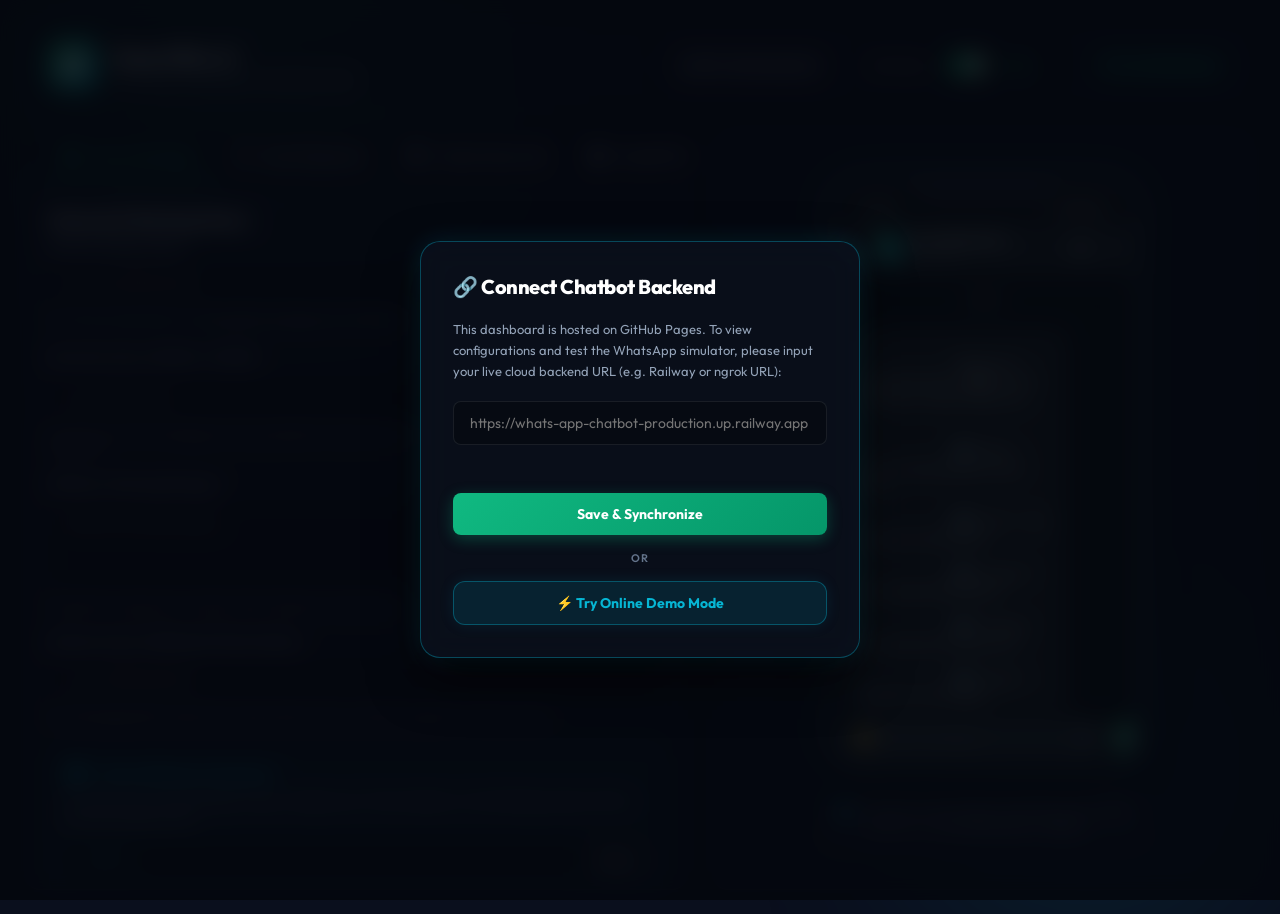
<file: index.html>
<!DOCTYPE html>
<html lang="en">
<head>
    <meta charset="UTF-8">
    <meta name="viewport" content="width=device-width, initial-scale=1.0">
    <title>SmartBite AI Chatbot Desk</title>
    <!-- Google Fonts -->
    <link rel="preconnect" href="https://fonts.googleapis.com">
    <link rel="preconnect" href="https://fonts.gstatic.com" crossorigin>
    <link href="https://fonts.googleapis.com/css2?family=Outfit:wght@300;400;500;600;700;800&family=Plus+Jakarta+Sans:wght@300;400;500;600;700&display=swap" rel="stylesheet">
    <!-- Custom stylesheet (relative path for GitHub Pages subfolder support) -->
    <link rel="stylesheet" href="static/css/styles.css">
</head>
<body>
    <div class="glow-bg"></div>
    <div class="glow-bg-secondary"></div>
    
    <div class="app-container">
        <!-- Top Navigation Bar -->
        <header class="app-header">
            <div class="logo-area">
                <div class="logo-icon">
                    <svg viewBox="0 0 24 24" fill="none" xmlns="http://www.w3.org/2000/svg">
                        <path d="M12 2C6.48 2 2 6.48 2 12C2 13.84 2.5 15.56 3.37 17.03L2.03 21.97L7.13 20.68C8.56 21.52 10.22 22 12 22C17.52 22 22 17.52 22 12C22 6.48 17.52 2 12 2ZM16.36 16.7C16.14 17.32 15.11 17.84 14.54 17.89C14.05 17.93 13.41 17.95 11.23 17.04C8.44 15.88 6.64 13.04 6.5 12.85C6.36 12.67 5.34 11.31 5.34 9.91C5.34 8.5 6.07 7.82 6.31 7.57C6.5 7.37 6.81 7.27 7.11 7.27C7.21 7.27 7.3 7.28 7.38 7.28C7.62 7.29 7.74 7.31 7.9 7.69C8.1 8.18 8.59 9.38 8.65 9.5C8.71 9.62 8.77 9.77 8.69 9.93C8.61 10.09 8.54 10.18 8.42 10.32C8.3 10.46 8.19 10.57 8.07 10.72C7.96 10.85 7.83 11 7.98 11.26C8.13 11.51 8.65 12.37 9.42 13.06C10.42 13.95 11.23 14.23 11.53 14.36C11.78 14.46 12.08 14.43 12.26 14.24C12.49 14 12.77 13.62 13.06 13.22C13.26 12.93 13.52 12.89 13.78 12.99C14.05 13.09 15.48 13.8 15.77 13.95C16.06 14.1 16.25 14.17 16.32 14.3C16.39 14.43 16.39 15.08 16.17 15.7C15.95 16.32 16.58 16.08 16.36 16.7Z" fill="currentColor"/>
                    </svg>
                </div>
                <div>
                    <h1>SmartBite AI</h1>
                    <p>WhatsApp Marketing & Automation Desk</p>
                </div>
            </div>
            
            <div class="header-controls">
                <button class="btn-refresh" id="changeApiUrlBtn" style="padding: 8px 14px; border-radius: 20px;">
                    🔗 API: <span id="apiStatusText" style="font-weight:700;">Local</span>
                </button>

                <div class="bot-status-container">
                    <span class="status-label">Bot Status:</span>
                    <label class="switch">
                        <input type="checkbox" id="botStatusToggle" checked>
                        <span class="slider round"></span>
                    </label>
                    <span class="status-text active" id="botStatusText">Active</span>
                </div>
                
                <div class="stats-badge">
                    <span class="pulse-dot"></span>
                    <span>Live Monitoring</span>
                </div>
            </div>
        </header>

        <!-- Main Dashboard Layout -->
        <main class="dashboard-grid">
            <!-- Left Side: Config & Control Panel -->
            <section class="control-panel glass">
                <div class="panel-tabs">
                    <button class="tab-btn active" data-tab="general">
                        <svg class="tab-icon" viewBox="0 0 24 24" fill="none" xmlns="http://www.w3.org/2000/svg">
                            <path d="M19.14 12.94C19.18 12.63 19.2 12.32 19.2 12C19.2 11.68 19.18 11.37 19.14 11.06L21.52 9.2C21.73 9.03 21.79 8.74 21.65 8.5L19.38 4.56C19.24 4.32 18.95 4.23 18.7 4.33L15.9 5.46C15.32 5.02 14.68 4.67 14 4.39L13.58 1.41C13.53 1.15 13.31 0.96 13.04 0.96H8.48C8.21 0.96 7.99 1.15 7.94 1.41L7.52 4.39C6.84 4.67 6.2 5.03 5.62 5.46L2.82 4.33C2.57 4.23 2.28 4.32 2.14 4.56L0.14 8.5C0 8.74 0.07 9.03 0.28 9.2L2.66 11.06C2.62 11.37 2.6 11.68 2.6 12C2.6 12.32 2.62 12.63 2.66 12.94L0.28 14.8C0.07 14.97 0 15.26 0.14 15.5L2.41 19.44C2.55 19.68 2.84 19.77 3.09 19.67L5.89 18.54C6.47 18.98 7.11 19.33 7.79 19.61L8.21 22.59C8.26 22.85 8.48 23.04 8.75 23.04H13.31C13.58 23.04 13.8 22.85 13.85 22.59L14.27 19.61C14.95 19.33 15.59 18.97 16.17 18.54L18.97 19.67C19.22 19.77 19.51 19.68 19.65 19.44L21.92 15.5C22.06 15.26 21.99 14.97 21.78 14.8L19.14 12.94ZM11 16.5C8.51 16.5 6.5 14.49 6.5 12C6.5 9.51 8.51 7.5 11 7.5C13.49 7.5 15.5 9.51 15.5 12C15.5 14.49 13.49 16.5 11 16.5Z" fill="currentColor"/>
                        </svg>
                        General Settings
                    </button>
                    <button class="tab-btn" data-tab="responses">
                        <svg class="tab-icon" viewBox="0 0 24 24" fill="none" xmlns="http://www.w3.org/2000/svg">
                            <path d="M20 2H4C2.9 2 2 2.9 2 4V22L6 18H20C21.1 18 22 17.1 22 16V4C22 2.9 21.1 2 20 2ZM20 16H5.17L4 17.17V4H20V16Z" fill="currentColor"/>
                        </svg>
                        Auto-Responses
                    </button>
                    <button class="tab-btn" data-tab="keywords">
                        <svg class="tab-icon" viewBox="0 0 24 24" fill="none" xmlns="http://www.w3.org/2000/svg">
                            <path d="M17 3H7C5.9 3 5.01 3.9 5.01 5L5 21L12 18L19 21V5C19 3.9 18.1 3H17ZM17 18L12 15.82L7 18V5H17V18Z" fill="currentColor"/>
                        </svg>
                        Custom Keywords
                    </button>
                    <button class="tab-btn" data-tab="handoffs" id="handoffTabBtn">
                        <svg class="tab-icon" viewBox="0 0 24 24" fill="none" xmlns="http://www.w3.org/2000/svg">
                            <path d="M12 2C6.48 2 2 6.48 2 12C2 17.52 6.48 22 12 22C17.52 22 22 17.52 22 12C22 6.48 17.52 2 12 2ZM13 17H11V15H13V17ZM13 13H11V7H13V13Z" fill="currentColor"/>
                        </svg>
                        Handoff Inbox <span class="notification-badge hidden" id="handoffBadge">0</span>
                    </button>
                </div>

                <div class="panel-content-container">
                    <!-- Tab 1: General Settings -->
                    <div class="tab-content active" id="tab-general">
                        <h2 class="section-title">General & Working Hours</h2>
                        
                        <div class="settings-form-group">
                            <label for="businessNameInput">Business Display Name</label>
                            <input type="text" id="businessNameInput" class="custom-input" placeholder="e.g. SmartBite Bistro">
                            <p class="input-hint">The brand name shown in chat greeting messages and notifications.</p>
                        </div>
                        
                        <div class="settings-form-group">
                            <div class="label-row">
                                <label for="workingHoursInput">Bot Active Hours (HH:MM - HH:MM)</label>
                                <span class="badge badge-accent">Auto Outside Hours Reply</span>
                            </div>
                            <input type="text" id="workingHoursInput" class="custom-input" placeholder="e.g. 11:00-23:00">
                            <p class="input-hint">Use 24-hour format. Messages arriving outside this window will automatically have the Off-Hours Notice appended.</p>
                        </div>
                        
                        <div class="settings-form-group">
                            <label for="offHoursMsgInput">Off-Hours Warning Message</label>
                            <textarea id="offHoursMsgInput" class="custom-textarea" rows="3" placeholder="We are currently closed..."></textarea>
                            <p class="input-hint">Injected into responses if customer texts outside your active hours.</p>
                        </div>

                        <div class="settings-form-group">
                            <label for="ownerPhoneInput">Business Owner Notification Phone Number</label>
                            <input type="text" id="ownerPhoneInput" class="custom-input" placeholder="e.g. +919876543210">
                            <p class="input-hint">The WhatsApp/SMS number that receives alerts when a customer requests to "Talk to human".</p>
                        </div>

                        <div class="info-card">
                            <div class="info-card-header">
                                <svg class="info-icon" viewBox="0 0 24 24" fill="none" xmlns="http://www.w3.org/2000/svg">
                                    <path d="M12 2C6.48 2 2 6.48 2 12C2 17.52 6.48 22 12 22C17.52 22 22 17.52 22 12C22 6.48 17.52 2 12 2ZM13 17H11V11H13V17ZM13 9H11V7H13V9Z" fill="currentColor"/>
                                </svg>
                                <h4>Twilio Webhook Integration</h4>
                            </div>
                            <p>To connect your real WhatsApp number, configure your Twilio Sandbox or live WhatsApp sender with the following webhook URL:</p>
                            <div class="code-box">
                                <code id="webhookUrlCode">https://your-railway-url.railway.app/webhook</code>
                                <button class="copy-btn" id="copyWebhookBtn">Copy</button>
                            </div>
                        </div>

                        <div class="form-actions">
                            <button class="btn btn-primary" id="saveGeneralBtn">Save Configurations</button>
                        </div>
                    </div>

                    <!-- Tab 2: Auto Responses -->
                    <div class="tab-content" id="tab-responses">
                        <h2 class="section-title">Core Chatbot Auto-Replies</h2>
                        <p class="section-desc">Customize responses for standard WhatsApp menu choices. Use <code>*text*</code> for bold, <code>_text_</code> for italic, and emojis generously to fit standard WhatsApp styling.</p>

                        <div class="settings-form-group">
                            <label for="greetingMsgInput">Default Greeting Message (Home / Fallback)</label>
                            <textarea id="greetingMsgInput" class="custom-textarea" rows="4" placeholder="Welcome to Bistro..."></textarea>
                            <p class="input-hint">Sent when a user messages for the first time or types an unknown keyword.</p>
                        </div>

                        <div class="settings-form-group">
                            <div class="label-row">
                                <label for="menuContentInput">1️⃣ Menu Auto-Reply</label>
                                <span class="char-count" id="menuCount">0 characters</span>
                            </div>
                            <textarea id="menuContentInput" class="custom-textarea" rows="5" placeholder="🍔 Starters..."></textarea>
                        </div>

                        <div class="settings-form-group">
                            <div class="label-row">
                                <label for="priceContentInput">2️⃣ Combo & Pricing List Auto-Reply</label>
                                <span class="char-count" id="priceCount">0 characters</span>
                            </div>
                            <textarea id="priceContentInput" class="custom-textarea" rows="5" placeholder="💰 Solo feast..."></textarea>
                        </div>

                        <div class="settings-form-group">
                            <div class="label-row">
                                <label for="locationContentInput">3️⃣ Location & Map Address Auto-Reply</label>
                                <span class="char-count" id="locCount">0 characters</span>
                            </div>
                            <textarea id="locationContentInput" class="custom-textarea" rows="4" placeholder="📍 We are located..."></textarea>
                        </div>

                        <div class="settings-form-group">
                            <div class="label-row">
                                <label for="timingsContentInput">4️⃣ Timings & Working Hours Auto-Reply</label>
                                <span class="char-count" id="timeCount">0 characters</span>
                            </div>
                            <textarea id="timingsContentInput" class="custom-textarea" rows="4" placeholder="⏰ Operating Hours..."></textarea>
                        </div>

                        <div class="form-actions">
                            <button class="btn btn-primary" id="saveResponsesBtn">Save Auto-Replies</button>
                        </div>
                    </div>

                    <!-- Tab 3: Custom Keywords -->
                    <div class="tab-content" id="tab-keywords">
                        <h2 class="section-title">Manage Custom Keywords</h2>
                        <p class="section-desc">Create custom keywords so when a customer types a matching word (e.g. <code>wifi</code> or <code>offer</code>), the bot instantly sends your custom reply!</p>

                        <!-- Add Keyword Form -->
                        <div class="add-keyword-card">
                            <h3>⚡ Add New Custom Keyword Rule</h3>
                            <div class="keyword-form-row">
                                <div class="input-block">
                                    <label for="newKwInput">Keyword</label>
                                    <input type="text" id="newKwInput" class="custom-input" placeholder="e.g. wifi, coupon, discount">
                                </div>
                                <div class="input-block response-block">
                                    <label for="newKwResponse">Auto-Reply Text</label>
                                    <textarea id="newKwResponse" class="custom-input" rows="1" placeholder="e.g. Password is 'bistroguest' 📶"></textarea>
                                </div>
                                <button class="btn btn-add" id="addKwBtn">
                                    <svg viewBox="0 0 24 24" fill="none" xmlns="http://www.w3.org/2000/svg" width="20" height="20">
                                        <path d="M19 13H13V19H11V13H5V11H11V5H13V11H19V13Z" fill="currentColor"/>
                                    </svg>
                                    Add
                                </button>
                            </div>
                        </div>

                        <h3 class="subsection-title">Active Rules (<span id="kwCountText">0</span>)</h3>
                        <div class="keywords-list-container" id="keywordsList">
                            <!-- Populated dynamically via JS -->
                            <div class="loading-spinner">Loading keywords...</div>
                        </div>
                    </div>

                    <!-- Tab 4: Handoff Inbox -->
                    <div class="tab-content" id="tab-handoffs">
                        <div class="handoff-header-row">
                            <h2 class="section-title">Human Handoff Alerts</h2>
                            <button class="btn-refresh" id="refreshHandoffsBtn">
                                <svg viewBox="0 0 24 24" fill="none" xmlns="http://www.w3.org/2000/svg" width="16" height="16">
                                    <path d="M17.65 6.35C16.2 4.9 14.21 4 12 4C7.58 4 4.01 7.58 4.01 12C4.01 16.42 7.58 20 12 20C15.73 20 18.84 17.45 19.73 14H17.65C16.83 16.33 14.61 18 12 18C8.69 18 6 15.31 6 12C6 8.69 8.69 6 12 6C13.66 6 15.14 6.69 16.22 7.78L13 11H20V4L17.65 6.35Z" fill="currentColor"/>
                                </svg>
                                Refresh
                            </button>
                        </div>
                        <p class="section-desc">When a customer sends "human" or "talk to human", their chat is registered below as a pending request. Click "Resolve" when you have taken over the conversation manually.</p>

                        <div class="handoffs-list" id="handoffsList">
                            <!-- Populated dynamically via JS -->
                            <div class="no-handoffs">
                                <div class="check-icon">✓</div>
                                <h4>All Clear!</h4>
                                <p>No customers are waiting for a human agent right now.</p>
                            </div>
                        </div>
                    </div>
                </div>
            </section>

            <!-- Right Side: Live Interactive Phone Simulator -->
            <section class="simulator-panel glass">
                <div class="phone-container">
                    <div class="phone-notch"></div>
                    <div class="phone-header">
                        <div class="phone-time" id="phoneTime">12:30 PM</div>
                        <div class="phone-icons">
                            <!-- Signal Strength SVG -->
                            <svg viewBox="0 0 24 24" fill="currentColor" width="14" height="14">
                                <path d="M12 3c-4.97 0-9 4.03-9 9 0 2.12.74 4.07 1.97 5.61L4.35 19.4c-.39.39-.39 1.02 0 1.41.39.39 1.02.39 1.41 0l1.9-1.9C9.07 19.57 10.48 20 12 20c4.97 0 9-4.03 9-9s-4.03-9-9-9zm0 15c-3.31 0-6-2.69-6-6s2.69-6 6-6 6 2.69 6 6-2.69 6-6 6z"/>
                            </svg>
                            <!-- Wifi SVG -->
                            <svg viewBox="0 0 24 24" fill="currentColor" width="14" height="14">
                                <path d="M12 21l-12-12c6.627-6.627 17.373-6.627 24 0l-12 12z"/>
                            </svg>
                            <!-- Battery SVG -->
                            <svg viewBox="0 0 24 24" fill="currentColor" width="18" height="18">
                                <path d="M17 5H3a2 2 0 0 0-2 2v10a2 2 0 0 0 2 2h14a2 2 0 0 0 2-2V7a2 2 0 0 0-2-2zm0 12H3V7h14v10zm2-8h2v6h-2V9z"/>
                            </svg>
                        </div>
                    </div>

                    <!-- WhatsApp Header -->
                    <div class="wa-header">
                        <div class="wa-avatar-area">
                            <div class="wa-back-btn">
                                <svg viewBox="0 0 24 24" fill="currentColor" width="18" height="18">
                                    <path d="M20 11H7.83l5.59-5.59L12 4l-8 8 8 8 1.41-1.41L7.83 13H20v-2z"/>
                                </svg>
                            </div>
                            <div class="wa-avatar">
                                <span class="wa-avatar-text" id="avatarLetter">S</span>
                                <span class="wa-status-badge"></span>
                            </div>
                            <div class="wa-title-container">
                                <h3 id="waBizName">SmartBite Bistro</h3>
                                <p class="wa-status">Online (Bot)</p>
                            </div>
                        </div>
                        <div class="wa-action-icons">
                            <svg viewBox="0 0 24 24" fill="currentColor" width="18" height="18">
                                <path d="M17 10.5V7c0-.55-.45-1-1-1H4c-.55 0-1 .45-1 1v10c0 .55.45 1 1 1h12c.55 0 1-.45 1-1v-3.5l4 4v-11l-4 4zM14 13h-3v3H9v-3H6v-2h3V8h2v3h3v2z"/>
                            </svg>
                            <svg viewBox="0 0 24 24" fill="currentColor" width="18" height="18">
                                <path d="M12 8c1.1 0 2-.9 2-2s-.9-2-2-2-2 .9-2 2 .9 2 2 2zm0 2c-1.1 0-2 .9-2 2s.9 2 2 2 2-.9 2-2-.9-2-2-2zm0 6c-1.1 0-2 .9-2 2s.9 2 2 2 2-.9 2-2-.9-2-2-2z"/>
                            </svg>
                        </div>
                    </div>

                    <!-- Chat Message Area -->
                    <div class="wa-chat-area" id="chatArea">
                        <div class="chat-date-badge">TODAY</div>
                        
                        <!-- Bot Greeting Message -->
                        <div class="msg-bubble incoming animate-pop">
                            <div class="msg-text" id="simInitialGreeting">
                                Welcome to *SmartBite Bistro*! 🍽️ How can we help you today? Reply with:<br><br>
                                1️⃣ *Menu* - View our daily specials & food menu<br>
                                2️⃣ *Price* - See pricing & combo details<br>
                                3️⃣ *Location* - Get Google Maps address<br>
                                4️⃣ *Timings* - View opening & closing hours<br>
                                5️⃣ *Human* - Connect to a live agent
                            </div>
                            <div class="msg-time" id="greetingTime">12:30 PM</div>
                        </div>
                    </div>

                    <!-- Typing Indicator -->
                    <div class="wa-typing-indicator hidden" id="typingIndicator">
                        <span class="typing-name" id="typingName">SmartBite Bistro</span> is typing
                        <div class="typing-dots">
                            <span></span><span></span><span></span>
                        </div>
                    </div>

                    <!-- Chat Input Controls -->
                    <form class="wa-input-area" id="chatSendForm">
                        <div class="wa-input-container">
                            <div class="wa-emoji-btn">😊</div>
                            <input type="text" id="chatMsgInput" placeholder="Type a message..." autocomplete="off">
                            <div class="wa-clip-btn">
                                <svg viewBox="0 0 24 24" fill="currentColor" width="20" height="20">
                                    <path d="M16.5 6v11.5c0 2.21-1.79 4-4 4s-4-1.79-4-4V5a2.5 2.5 0 0 1 5 0v10.5c0 .83-.67 1.5-1.5 1.5s-1.5-.67-1.5-1.5V6H9v9.5a3 3 0 0 0 6 0V5a4 4 0 0 0-8 0v12.5a5.5 5.5 0 0 0 11 0V6h-1.5z"/>
                                </svg>
                            </div>
                        </div>
                        <button type="submit" class="wa-send-btn">
                            <svg viewBox="0 0 24 24" fill="currentColor" width="20" height="20" style="margin-left: 2px;">
                                <path d="M2.01 21L23 12 2.01 3 2 10l15 2-15 2z"/>
                            </svg>
                        </button>
                    </form>
                </div>

                <!-- Simulator Info Card -->
                <div class="sim-info-badge">
                    <svg viewBox="0 0 24 24" fill="none" xmlns="http://www.w3.org/2000/svg" width="16" height="16">
                        <path d="M12 2C6.48 2 2 6.48 2 12C2 17.52 6.48 22 12 22C17.52 22 22 17.52 22 12C22 6.48 17.52 2 12 2ZM13 17H11V11H13V17ZM13 9H11V7H13V9Z" fill="currentColor"/>
                    </svg>
                    <span>Use this live visual simulator to instantly preview chatbot responses. Try typing <b>menu</b>, <b>price</b>, or <b>human</b>!</span>
                </div>
            </section>
        </main>
    </div>

    <!-- Backend Connection Modal (Allows linking pages dashboard to any remote Railway/ngrok backend) -->
    <div id="connectionModal" class="modal-overlay hidden">
        <div class="modal-card glass">
            <div class="modal-header">
                <h3>🔗 Connect Chatbot Backend</h3>
            </div>
            <p class="modal-desc">This dashboard is hosted on GitHub Pages. To view configurations and test the WhatsApp simulator, please input your live cloud backend URL (e.g. Railway or ngrok URL):</p>
            <div class="settings-form-group">
                <input type="text" id="backendUrlInput" class="custom-input" placeholder="https://whats-app-chatbot-production.up.railway.app">
            </div>
            <div class="modal-actions" style="display:flex; flex-direction:column; gap:12px; width:100%; margin-top:8px;">
                <button class="btn btn-primary" id="connectBackendBtn" style="width:100%; justify-content:center;">Save & Synchronize</button>
                <div style="color:var(--text-muted); font-size:11px; font-weight:600; text-transform:uppercase; letter-spacing:1px; margin:4px 0; text-align:center;">OR</div>
                <button class="btn btn-secondary" id="launchDemoBtn" style="width:100%; justify-content:center; background:rgba(6, 182, 212, 0.12); border:1px solid rgba(6, 182, 212, 0.35); color:#06b6d4; box-shadow:0 0 15px rgba(6, 182, 212, 0.1); padding: 12px; border-radius: 12px; font-weight:700; cursor:pointer; transition: all 0.3s ease;">⚡ Try Online Demo Mode</button>
            </div>
        </div>
    </div>

    <!-- Notification Toast -->
    <div id="toast" class="toast hidden">Settings updated successfully!</div>

    <!-- Main JavaScript App (Relative path for GitHub Pages subfolder support) -->
    <script src="static/js/app.js"></script>
</body>
</html>
</file>
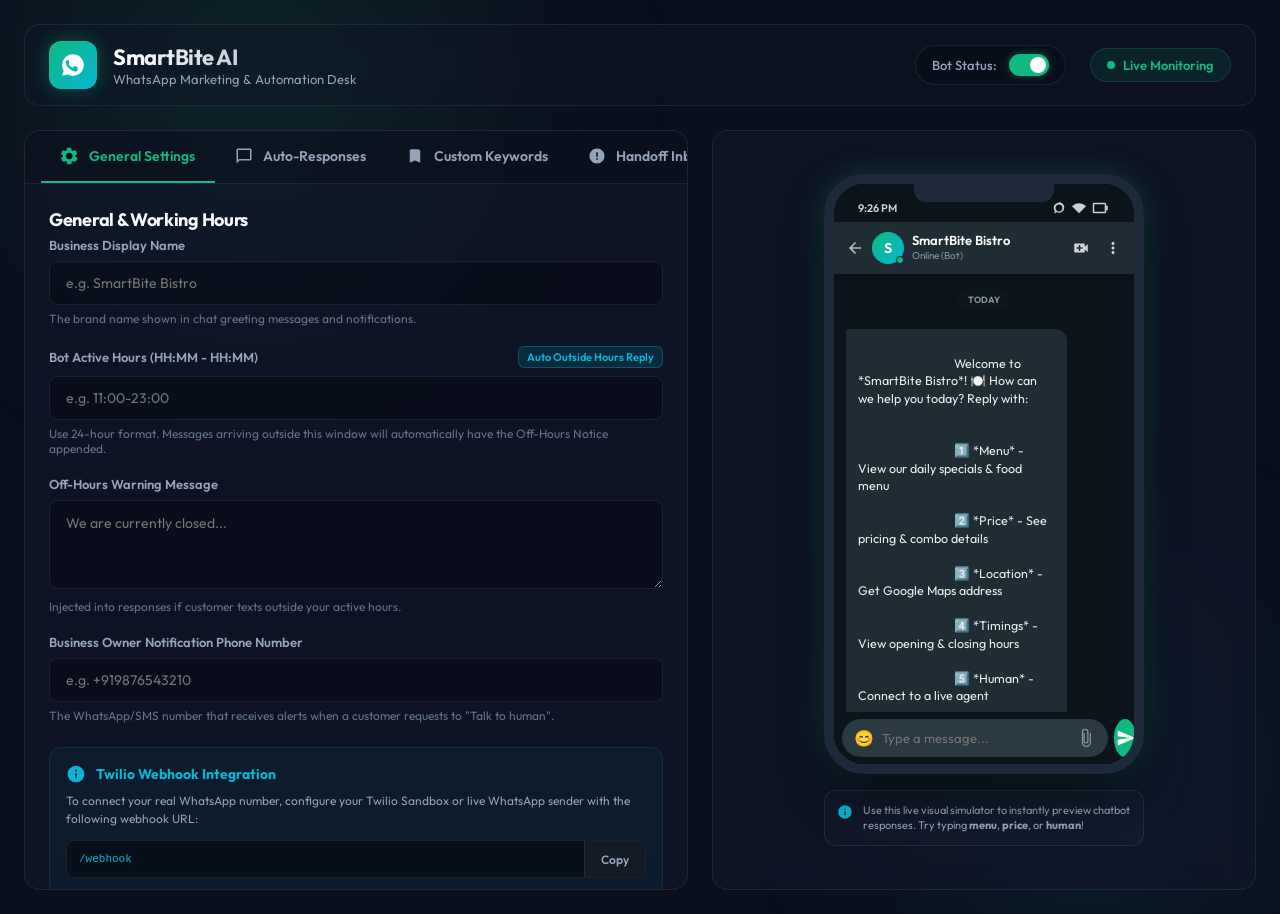
<file: static/index.html>
<!DOCTYPE html>
<html lang="en">
<head>
    <meta charset="UTF-8">
    <meta name="viewport" content="width=device-width, initial-scale=1.0">
    <title>SmartBite AI Chatbot Desk</title>
    <!-- Google Fonts -->
    <link rel="preconnect" href="https://fonts.googleapis.com">
    <link rel="preconnect" href="https://fonts.gstatic.com" crossorigin>
    <link href="https://fonts.googleapis.com/css2?family=Outfit:wght@300;400;500;600;700;800&family=Plus+Jakarta+Sans:wght@300;400;500;600;700&display=swap" rel="stylesheet">
    <!-- Custom stylesheet -->
    <link rel="stylesheet" href="/static/css/styles.css">
</head>
<body>
    <div class="glow-bg"></div>
    <div class="glow-bg-secondary"></div>
    
    <div class="app-container">
        <!-- Top Navigation Bar -->
        <header class="app-header">
            <div class="logo-area">
                <div class="logo-icon">
                    <svg viewBox="0 0 24 24" fill="none" xmlns="http://www.w3.org/2000/svg">
                        <path d="M12 2C6.48 2 2 6.48 2 12C2 13.84 2.5 15.56 3.37 17.03L2.03 21.97L7.13 20.68C8.56 21.52 10.22 22 12 22C17.52 22 22 17.52 22 12C22 6.48 17.52 2 12 2ZM16.36 16.7C16.14 17.32 15.11 17.84 14.54 17.89C14.05 17.93 13.41 17.95 11.23 17.04C8.44 15.88 6.64 13.04 6.5 12.85C6.36 12.67 5.34 11.31 5.34 9.91C5.34 8.5 6.07 7.82 6.31 7.57C6.5 7.37 6.81 7.27 7.11 7.27C7.21 7.27 7.3 7.28 7.38 7.28C7.62 7.29 7.74 7.31 7.9 7.69C8.1 8.18 8.59 9.38 8.65 9.5C8.71 9.62 8.77 9.77 8.69 9.93C8.61 10.09 8.54 10.18 8.42 10.32C8.3 10.46 8.19 10.57 8.07 10.72C7.96 10.85 7.83 11 7.98 11.26C8.13 11.51 8.65 12.37 9.42 13.06C10.42 13.95 11.23 14.23 11.53 14.36C11.78 14.46 12.08 14.43 12.26 14.24C12.49 14 12.77 13.62 13.06 13.22C13.26 12.93 13.52 12.89 13.78 12.99C14.05 13.09 15.48 13.8 15.77 13.95C16.06 14.1 16.25 14.17 16.32 14.3C16.39 14.43 16.39 15.08 16.17 15.7C15.95 16.32 16.58 16.08 16.36 16.7Z" fill="currentColor"/>
                    </svg>
                </div>
                <div>
                    <h1>SmartBite AI</h1>
                    <p>WhatsApp Marketing & Automation Desk</p>
                </div>
            </div>
            
            <div class="header-controls">
                <div class="bot-status-container">
                    <span class="status-label">Bot Status:</span>
                    <label class="switch">
                        <input type="checkbox" id="botStatusToggle" checked>
                        <span class="slider round"></span>
                    </</label>
                    <span class="status-text active" id="botStatusText">Active</span>
                </div>
                
                <div class="stats-badge">
                    <span class="pulse-dot"></span>
                    <span>Live Monitoring</span>
                </div>
            </div>
        </header>

        <!-- Main Dashboard Layout -->
        <main class="dashboard-grid">
            <!-- Left Side: Config & Control Panel -->
            <section class="control-panel glass">
                <div class="panel-tabs">
                    <button class="tab-btn active" data-tab="general">
                        <svg class="tab-icon" viewBox="0 0 24 24" fill="none" xmlns="http://www.w3.org/2000/svg">
                            <path d="M19.14 12.94C19.18 12.63 19.2 12.32 19.2 12C19.2 11.68 19.18 11.37 19.14 11.06L21.52 9.2C21.73 9.03 21.79 8.74 21.65 8.5L19.38 4.56C19.24 4.32 18.95 4.23 18.7 4.33L15.9 5.46C15.32 5.02 14.68 4.67 14 4.39L13.58 1.41C13.53 1.15 13.31 0.96 13.04 0.96H8.48C8.21 0.96 7.99 1.15 7.94 1.41L7.52 4.39C6.84 4.67 6.2 5.03 5.62 5.46L2.82 4.33C2.57 4.23 2.28 4.32 2.14 4.56L0.14 8.5C0 8.74 0.07 9.03 0.28 9.2L2.66 11.06C2.62 11.37 2.6 11.68 2.6 12C2.6 12.32 2.62 12.63 2.66 12.94L0.28 14.8C0.07 14.97 0 15.26 0.14 15.5L2.41 19.44C2.55 19.68 2.84 19.77 3.09 19.67L5.89 18.54C6.47 18.98 7.11 19.33 7.79 19.61L8.21 22.59C8.26 22.85 8.48 23.04 8.75 23.04H13.31C13.58 23.04 13.8 22.85 13.85 22.59L14.27 19.61C14.95 19.33 15.59 18.97 16.17 18.54L18.97 19.67C19.22 19.77 19.51 19.68 19.65 19.44L21.92 15.5C22.06 15.26 21.99 14.97 21.78 14.8L19.14 12.94ZM11 16.5C8.51 16.5 6.5 14.49 6.5 12C6.5 9.51 8.51 7.5 11 7.5C13.49 7.5 15.5 9.51 15.5 12C15.5 14.49 13.49 16.5 11 16.5Z" fill="currentColor"/>
                        </svg>
                        General Settings
                    </button>
                    <button class="tab-btn" data-tab="responses">
                        <svg class="tab-icon" viewBox="0 0 24 24" fill="none" xmlns="http://www.w3.org/2000/svg">
                            <path d="M20 2H4C2.9 2 2 2.9 2 4V22L6 18H20C21.1 18 22 17.1 22 16V4C22 2.9 21.1 2 20 2ZM20 16H5.17L4 17.17V4H20V16Z" fill="currentColor"/>
                        </svg>
                        Auto-Responses
                    </button>
                    <button class="tab-btn" data-tab="keywords">
                        <svg class="tab-icon" viewBox="0 0 24 24" fill="none" xmlns="http://www.w3.org/2000/svg">
                            <path d="M17 3H7C5.9 3 5.01 3.9 5.01 5L5 21L12 18L19 21V5C19 3.9 18.1 3H17ZM17 18L12 15.82L7 18V5H17V18Z" fill="currentColor"/>
                        </svg>
                        Custom Keywords
                    </button>
                    <button class="tab-btn" data-tab="handoffs" id="handoffTabBtn">
                        <svg class="tab-icon" viewBox="0 0 24 24" fill="none" xmlns="http://www.w3.org/2000/svg">
                            <path d="M12 2C6.48 2 2 6.48 2 12C2 17.52 6.48 22 12 22C17.52 22 22 17.52 22 12C22 6.48 17.52 2 12 2ZM13 17H11V15H13V17ZM13 13H11V7H13V13Z" fill="currentColor"/>
                        </svg>
                        Handoff Inbox <span class="notification-badge hidden" id="handoffBadge">0</span>
                    </button>
                </div>

                <div class="panel-content-container">
                    <!-- Tab 1: General Settings -->
                    <div class="tab-content active" id="tab-general">
                        <h2 class="section-title">General & Working Hours</h2>
                        
                        <div class="settings-form-group">
                            <label for="businessNameInput">Business Display Name</label>
                            <input type="text" id="businessNameInput" class="custom-input" placeholder="e.g. SmartBite Bistro">
                            <p class="input-hint">The brand name shown in chat greeting messages and notifications.</p>
                        </div>
                        
                        <div class="settings-form-group">
                            <div class="label-row">
                                <label for="workingHoursInput">Bot Active Hours (HH:MM - HH:MM)</label>
                                <span class="badge badge-accent">Auto Outside Hours Reply</span>
                            </div>
                            <input type="text" id="workingHoursInput" class="custom-input" placeholder="e.g. 11:00-23:00">
                            <p class="input-hint">Use 24-hour format. Messages arriving outside this window will automatically have the Off-Hours Notice appended.</p>
                        </div>
                        
                        <div class="settings-form-group">
                            <label for="offHoursMsgInput">Off-Hours Warning Message</label>
                            <textarea id="offHoursMsgInput" class="custom-textarea" rows="3" placeholder="We are currently closed..."></textarea>
                            <p class="input-hint">Injected into responses if customer texts outside your active hours.</p>
                        </div>

                        <div class="settings-form-group">
                            <label for="ownerPhoneInput">Business Owner Notification Phone Number</label>
                            <input type="text" id="ownerPhoneInput" class="custom-input" placeholder="e.g. +919876543210">
                            <p class="input-hint">The WhatsApp/SMS number that receives alerts when a customer requests to "Talk to human".</p>
                        </div>

                        <div class="info-card">
                            <div class="info-card-header">
                                <svg class="info-icon" viewBox="0 0 24 24" fill="none" xmlns="http://www.w3.org/2000/svg">
                                    <path d="M12 2C6.48 2 2 6.48 2 12C2 17.52 6.48 22 12 22C17.52 22 22 17.52 22 12C22 6.48 17.52 2 12 2ZM13 17H11V11H13V17ZM13 9H11V7H13V9Z" fill="currentColor"/>
                                </svg>
                                <h4>Twilio Webhook Integration</h4>
                            </div>
                            <p>To connect your real WhatsApp number, configure your Twilio Sandbox or live WhatsApp sender with the following webhook URL:</p>
                            <div class="code-box">
                                <code id="webhookUrlCode">https://your-railway-url.railway.app/webhook</code>
                                <button class="copy-btn" id="copyWebhookBtn">Copy</button>
                            </div>
                        </div>

                        <div class="form-actions">
                            <button class="btn btn-primary" id="saveGeneralBtn">Save Configurations</button>
                        </div>
                    </div>

                    <!-- Tab 2: Auto Responses -->
                    <div class="tab-content" id="tab-responses">
                        <h2 class="section-title">Core Chatbot Auto-Replies</h2>
                        <p class="section-desc">Customize responses for standard WhatsApp menu choices. Use <code>*text*</code> for bold, <code>_text_</code> for italic, and emojis generously to fit standard WhatsApp styling.</p>

                        <div class="settings-form-group">
                            <label for="greetingMsgInput">Default Greeting Message (Home / Fallback)</label>
                            <textarea id="greetingMsgInput" class="custom-textarea" rows="4" placeholder="Welcome to Bistro..."></textarea>
                            <p class="input-hint">Sent when a user messages for the first time or types an unknown keyword.</p>
                        </div>

                        <div class="settings-form-group">
                            <div class="label-row">
                                <label for="menuContentInput">1️⃣ Menu Auto-Reply</label>
                                <span class="char-count" id="menuCount">0 characters</span>
                            </div>
                            <textarea id="menuContentInput" class="custom-textarea" rows="5" placeholder="🍔 Starters..."></textarea>
                        </div>

                        <div class="settings-form-group">
                            <div class="label-row">
                                <label for="priceContentInput">2️⃣ Combo & Pricing List Auto-Reply</label>
                                <span class="char-count" id="priceCount">0 characters</span>
                            </div>
                            <textarea id="priceContentInput" class="custom-textarea" rows="5" placeholder="💰 Solo feast..."></textarea>
                        </div>

                        <div class="settings-form-group">
                            <div class="label-row">
                                <label for="locationContentInput">3️⃣ Location & Map Address Auto-Reply</label>
                                <span class="char-count" id="locCount">0 characters</span>
                            </div>
                            <textarea id="locationContentInput" class="custom-textarea" rows="4" placeholder="📍 We are located..."></textarea>
                        </div>

                        <div class="settings-form-group">
                            <div class="label-row">
                                <label for="timingsContentInput">4️⃣ Timings & Working Hours Auto-Reply</label>
                                <span class="char-count" id="timeCount">0 characters</span>
                            </div>
                            <textarea id="timingsContentInput" class="custom-textarea" rows="4" placeholder="⏰ Operating Hours..."></textarea>
                        </div>

                        <div class="form-actions">
                            <button class="btn btn-primary" id="saveResponsesBtn">Save Auto-Replies</button>
                        </div>
                    </div>

                    <!-- Tab 3: Custom Keywords -->
                    <div class="tab-content" id="tab-keywords">
                        <h2 class="section-title">Manage Custom Keywords</h2>
                        <p class="section-desc">Create custom keywords so when a customer types a matching word (e.g. <code>wifi</code> or <code>offer</code>), the bot instantly sends your custom reply!</p>

                        <!-- Add Keyword Form -->
                        <div class="add-keyword-card">
                            <h3>⚡ Add New Custom Keyword Rule</h3>
                            <div class="keyword-form-row">
                                <div class="input-block">
                                    <label for="newKwInput">Keyword</label>
                                    <input type="text" id="newKwInput" class="custom-input" placeholder="e.g. wifi, coupon, discount">
                                </div>
                                <div class="input-block response-block">
                                    <label for="newKwResponse">Auto-Reply Text</label>
                                    <textarea id="newKwResponse" class="custom-input" rows="1" placeholder="e.g. Password is 'bistroguest' 📶"></textarea>
                                </div>
                                <button class="btn btn-add" id="addKwBtn">
                                    <svg viewBox="0 0 24 24" fill="none" xmlns="http://www.w3.org/2000/svg" width="20" height="20">
                                        <path d="M19 13H13V19H11V13H5V11H11V5H13V11H19V13Z" fill="currentColor"/>
                                    </svg>
                                    Add
                                </button>
                            </div>
                        </div>

                        <h3 class="subsection-title">Active Rules (<span id="kwCountText">0</span>)</h3>
                        <div class="keywords-list-container" id="keywordsList">
                            <!-- Populated dynamically via JS -->
                            <div class="loading-spinner">Loading keywords...</div>
                        </div>
                    </div>

                    <!-- Tab 4: Handoff Inbox -->
                    <div class="tab-content" id="tab-handoffs">
                        <div class="handoff-header-row">
                            <h2 class="section-title">Human Handoff Alerts</h2>
                            <button class="btn-refresh" id="refreshHandoffsBtn">
                                <svg viewBox="0 0 24 24" fill="none" xmlns="http://www.w3.org/2000/svg" width="16" height="16">
                                    <path d="M17.65 6.35C16.2 4.9 14.21 4 12 4C7.58 4 4.01 7.58 4.01 12C4.01 16.42 7.58 20 12 20C15.73 20 18.84 17.45 19.73 14H17.65C16.83 16.33 14.61 18 12 18C8.69 18 6 15.31 6 12C6 8.69 8.69 6 12 6C13.66 6 15.14 6.69 16.22 7.78L13 11H20V4L17.65 6.35Z" fill="currentColor"/>
                                </svg>
                                Refresh
                            </button>
                        </div>
                        <p class="section-desc">When a customer sends "human" or "talk to human", their chat is registered below as a pending request. Click "Resolve" when you have taken over the conversation manually.</p>

                        <div class="handoffs-list" id="handoffsList">
                            <!-- Populated dynamically via JS -->
                            <div class="no-handoffs">
                                <div class="check-icon">✓</div>
                                <h4>All Clear!</h4>
                                <p>No customers are waiting for a human agent right now.</p>
                            </div>
                        </div>
                    </div>
                </div>
            </section>

            <!-- Right Side: Live Interactive Phone Simulator -->
            <section class="simulator-panel glass">
                <div class="phone-container">
                    <div class="phone-notch"></div>
                    <div class="phone-header">
                        <div class="phone-time" id="phoneTime">12:30 PM</div>
                        <div class="phone-icons">
                            <!-- Signal Strength SVG -->
                            <svg viewBox="0 0 24 24" fill="currentColor" width="14" height="14">
                                <path d="M12 3c-4.97 0-9 4.03-9 9 0 2.12.74 4.07 1.97 5.61L4.35 19.4c-.39.39-.39 1.02 0 1.41.39.39 1.02.39 1.41 0l1.9-1.9C9.07 19.57 10.48 20 12 20c4.97 0 9-4.03 9-9s-4.03-9-9-9zm0 15c-3.31 0-6-2.69-6-6s2.69-6 6-6 6 2.69 6 6-2.69 6-6 6z"/>
                            </svg>
                            <!-- Wifi SVG -->
                            <svg viewBox="0 0 24 24" fill="currentColor" width="14" height="14">
                                <path d="M12 21l-12-12c6.627-6.627 17.373-6.627 24 0l-12 12z"/>
                            </svg>
                            <!-- Battery SVG -->
                            <svg viewBox="0 0 24 24" fill="currentColor" width="18" height="18">
                                <path d="M17 5H3a2 2 0 0 0-2 2v10a2 2 0 0 0 2 2h14a2 2 0 0 0 2-2V7a2 2 0 0 0-2-2zm0 12H3V7h14v10zm2-8h2v6h-2V9z"/>
                            </svg>
                        </div>
                    </div>

                    <!-- WhatsApp Header -->
                    <div class="wa-header">
                        <div class="wa-avatar-area">
                            <div class="wa-back-btn">
                                <svg viewBox="0 0 24 24" fill="currentColor" width="18" height="18">
                                    <path d="M20 11H7.83l5.59-5.59L12 4l-8 8 8 8 1.41-1.41L7.83 13H20v-2z"/>
                                </svg>
                            </div>
                            <div class="wa-avatar">
                                <span class="wa-avatar-text" id="avatarLetter">S</span>
                                <span class="wa-status-badge"></span>
                            </div>
                            <div class="wa-title-container">
                                <h3 id="waBizName">SmartBite Bistro</h3>
                                <p class="wa-status">Online (Bot)</p>
                            </div>
                        </div>
                        <div class="wa-action-icons">
                            <svg viewBox="0 0 24 24" fill="currentColor" width="18" height="18">
                                <path d="M17 10.5V7c0-.55-.45-1-1-1H4c-.55 0-1 .45-1 1v10c0 .55.45 1 1 1h12c.55 0 1-.45 1-1v-3.5l4 4v-11l-4 4zM14 13h-3v3H9v-3H6v-2h3V8h2v3h3v2z"/>
                            </svg>
                            <svg viewBox="0 0 24 24" fill="currentColor" width="18" height="18">
                                <path d="M12 8c1.1 0 2-.9 2-2s-.9-2-2-2-2 .9-2 2 .9 2 2 2zm0 2c-1.1 0-2 .9-2 2s.9 2 2 2 2-.9 2-2-.9-2-2-2zm0 6c-1.1 0-2 .9-2 2s.9 2 2 2 2-.9 2-2-.9-2-2-2z"/>
                            </svg>
                        </div>
                    </div>

                    <!-- Chat Message Area -->
                    <div class="wa-chat-area" id="chatArea">
                        <div class="chat-date-badge">TODAY</div>
                        
                        <!-- Bot Greeting Message -->
                        <div class="msg-bubble incoming animate-pop">
                            <div class="msg-text" id="simInitialGreeting">
                                Welcome to *SmartBite Bistro*! 🍽️ How can we help you today? Reply with:<br><br>
                                1️⃣ *Menu* - View our daily specials & food menu<br>
                                2️⃣ *Price* - See pricing & combo details<br>
                                3️⃣ *Location* - Get Google Maps address<br>
                                4️⃣ *Timings* - View opening & closing hours<br>
                                5️⃣ *Human* - Connect to a live agent
                            </div>
                            <div class="msg-time" id="greetingTime">12:30 PM</div>
                        </div>
                    </div>

                    <!-- Typing Indicator -->
                    <div class="wa-typing-indicator hidden" id="typingIndicator">
                        <span class="typing-name" id="typingName">SmartBite Bistro</span> is typing
                        <div class="typing-dots">
                            <span></span><span></span><span></span>
                        </div>
                    </div>

                    <!-- Chat Input Controls -->
                    <form class="wa-input-area" id="chatSendForm">
                        <div class="wa-input-container">
                            <div class="wa-emoji-btn">😊</div>
                            <input type="text" id="chatMsgInput" placeholder="Type a message..." autocomplete="off">
                            <div class="wa-clip-btn">
                                <svg viewBox="0 0 24 24" fill="currentColor" width="20" height="20">
                                    <path d="M16.5 6v11.5c0 2.21-1.79 4-4 4s-4-1.79-4-4V5a2.5 2.5 0 0 1 5 0v10.5c0 .83-.67 1.5-1.5 1.5s-1.5-.67-1.5-1.5V6H9v9.5a3 3 0 0 0 6 0V5a4 4 0 0 0-8 0v12.5a5.5 5.5 0 0 0 11 0V6h-1.5z"/>
                                </svg>
                            </div>
                        </div>
                        <button type="submit" class="wa-send-btn">
                            <svg viewBox="0 0 24 24" fill="currentColor" width="20" height="20" style="margin-left: 2px;">
                                <path d="M2.01 21L23 12 2.01 3 2 10l15 2-15 2z"/>
                            </svg>
                        </button>
                    </form>
                </div>

                <!-- Simulator Info Card -->
                <div class="sim-info-badge">
                    <svg viewBox="0 0 24 24" fill="none" xmlns="http://www.w3.org/2000/svg" width="16" height="16">
                        <path d="M12 2C6.48 2 2 6.48 2 12C2 17.52 6.48 22 12 22C17.52 22 22 17.52 22 12C22 6.48 17.52 2 12 2ZM13 17H11V11H13V17ZM13 9H11V7H13V9Z" fill="currentColor"/>
                    </svg>
                    <span>Use this live visual simulator to instantly preview chatbot responses. Try typing <b>menu</b>, <b>price</b>, or <b>human</b>!</span>
                </div>
            </section>
        </main>
    </div>

    <!-- Notification Toast -->
    <div id="toast" class="toast hidden">Settings updated successfully!</div>

    <!-- Main JavaScript App -->
    <script src="/static/js/app.js"></script>
</body>
</html>
</file>
<file: static/css/styles.css>
/* Sleek Glassmorphism Dashboard Styling */
:root {
    --bg-dark: #0a0f1d;
    --bg-card: rgba(16, 22, 42, 0.65);
    --bg-card-hover: rgba(22, 30, 58, 0.85);
    --border-color: rgba(255, 255, 255, 0.08);
    --border-glow: rgba(16, 185, 129, 0.25);
    
    /* Text Colors */
    --text-primary: #f8fafc;
    --text-secondary: #94a3b8;
    --text-muted: #64748b;
    
    /* Accent Palettes */
    --accent-emerald: #10b981; /* WhatsApp Emerald */
    --accent-emerald-glow: rgba(16, 185, 129, 0.4);
    --accent-cyan: #06b6d4;
    --accent-amber: #f59e0b;
    --accent-rose: #f43f5e;
    
    /* Font Families */
    --font-main: 'Outfit', 'Plus Jakarta Sans', -apple-system, sans-serif;
    --transition-smooth: all 0.3s cubic-bezier(0.4, 0, 0.2, 1);
}

* {
    box-sizing: border-box;
    margin: 0;
    padding: 0;
}

body {
    background-color: var(--bg-dark);
    color: var(--text-primary);
    font-family: var(--font-main);
    min-height: 100vh;
    overflow-x: hidden;
    position: relative;
}

/* Background Glowing Blurs */
.glow-bg {
    position: fixed;
    top: -20%;
    left: -10%;
    width: 60vw;
    height: 60vh;
    background: radial-gradient(circle, rgba(16, 185, 129, 0.15) 0%, transparent 70%);
    z-index: -1;
    pointer-events: none;
    filter: blur(80px);
}

.glow-bg-secondary {
    position: fixed;
    bottom: -10%;
    right: -10%;
    width: 50vw;
    height: 50vh;
    background: radial-gradient(circle, rgba(6, 182, 212, 0.12) 0%, transparent 70%);
    z-index: -1;
    pointer-events: none;
    filter: blur(80px);
}

/* Scrollbar styles */
::-webkit-scrollbar {
    width: 6px;
    height: 6px;
}
::-webkit-scrollbar-track {
    background: rgba(0, 0, 0, 0.1);
}
::-webkit-scrollbar-thumb {
    background: rgba(255, 255, 255, 0.15);
    border-radius: 4px;
}
::-webkit-scrollbar-thumb:hover {
    background: rgba(255, 255, 255, 0.3);
}

/* App Container */
.app-container {
    max-width: 1560px;
    margin: 0 auto;
    padding: 24px;
    display: flex;
    flex-direction: column;
    gap: 24px;
    min-height: 100vh;
}

/* Glassmorphism General Rule */
.glass {
    background: var(--bg-card);
    backdrop-filter: blur(16px);
    -webkit-backdrop-filter: blur(16px);
    border: 1px solid var(--border-color);
    border-radius: 16px;
    transition: var(--transition-smooth);
}

/* Header Area */
.app-header {
    display: flex;
    justify-content: space-between;
    align-items: center;
    padding: 16px 24px;
    background: rgba(16, 22, 42, 0.4);
    backdrop-filter: blur(12px);
    border: 1px solid var(--border-color);
    border-radius: 16px;
}

.logo-area {
    display: flex;
    align-items: center;
    gap: 16px;
}

.logo-icon {
    width: 48px;
    height: 48px;
    background: linear-gradient(135deg, var(--accent-emerald) 0%, var(--accent-cyan) 100%);
    border-radius: 12px;
    display: flex;
    align-items: center;
    justify-content: center;
    color: white;
    box-shadow: 0 0 20px rgba(16, 185, 129, 0.4);
}

.logo-icon svg {
    width: 26px;
    height: 26px;
}

.logo-area h1 {
    font-size: 22px;
    font-weight: 700;
    letter-spacing: -0.5px;
    background: linear-gradient(to right, #ffffff, #94a3b8);
    -webkit-background-clip: text;
    -webkit-text-fill-color: transparent;
}

.logo-area p {
    font-size: 13px;
    color: var(--text-secondary);
}

.header-controls {
    display: flex;
    align-items: center;
    gap: 24px;
}

/* Bot Status Switcher */
.bot-status-container {
    display: flex;
    align-items: center;
    gap: 12px;
    background: rgba(0, 0, 0, 0.2);
    padding: 8px 16px;
    border-radius: 30px;
    border: 1px solid var(--border-color);
}

.status-label {
    font-size: 13px;
    color: var(--text-secondary);
    font-weight: 500;
}

.status-text {
    font-size: 13px;
    font-weight: 700;
    width: 50px;
    transition: var(--transition-smooth);
}

.status-text.active {
    color: var(--accent-emerald);
}

.status-text.inactive {
    color: var(--accent-rose);
}

.switch {
    position: relative;
    display: inline-block;
    width: 40px;
    height: 22px;
}

.switch input {
    opacity: 0;
    width: 0;
    height: 0;
}

.slider {
    position: absolute;
    cursor: pointer;
    top: 0;
    left: 0;
    right: 0;
    bottom: 0;
    background-color: #334155;
    transition: .4s;
}

.slider:before {
    position: absolute;
    content: "";
    height: 16px;
    width: 16px;
    left: 3px;
    bottom: 3px;
    background-color: white;
    transition: .4s;
}

input:checked + .slider {
    background-color: var(--accent-emerald);
    box-shadow: 0 0 10px var(--accent-emerald-glow);
}

input:focus + .slider {
    box-shadow: 0 0 1px var(--accent-emerald);
}

input:checked + .slider:before {
    transform: translateX(18px);
}

.slider.round {
    border-radius: 34px;
}

.slider.round:before {
    border-radius: 50%;
}

.stats-badge {
    display: flex;
    align-items: center;
    gap: 8px;
    background: rgba(16, 185, 129, 0.1);
    color: var(--accent-emerald);
    padding: 8px 16px;
    border-radius: 30px;
    font-size: 13px;
    font-weight: 600;
    border: 1px solid rgba(16, 185, 129, 0.2);
}

.pulse-dot {
    width: 8px;
    height: 8px;
    background-color: var(--accent-emerald);
    border-radius: 50%;
    box-shadow: 0 0 0 0 rgba(16, 185, 129, 0.7);
    animation: pulse 1.8s infinite;
}

@keyframes pulse {
    0% {
        transform: scale(0.95);
        box-shadow: 0 0 0 0 rgba(16, 185, 129, 0.7);
    }
    70% {
        transform: scale(1);
        box-shadow: 0 0 0 6px rgba(16, 185, 129, 0);
    }
    100% {
        transform: scale(0.95);
        box-shadow: 0 0 0 0 rgba(16, 185, 129, 0);
    }
}

/* Dashboard Grid Layout */
.dashboard-grid {
    display: grid;
    grid-template-columns: 1.1fr 0.9fr;
    gap: 24px;
    height: calc(100vh - 140px);
    min-height: 600px;
}

/* Control Panel (Left Side) */
.control-panel {
    display: flex;
    flex-direction: column;
    overflow: hidden;
}

.panel-tabs {
    display: flex;
    border-bottom: 1px solid var(--border-color);
    padding: 0 16px;
    background: rgba(0, 0, 0, 0.15);
    border-top-left-radius: 16px;
    border-top-right-radius: 16px;
    overflow-x: auto;
}

.tab-btn {
    background: none;
    border: none;
    color: var(--text-secondary);
    padding: 16px 20px;
    font-family: var(--font-main);
    font-size: 14px;
    font-weight: 600;
    cursor: pointer;
    display: flex;
    align-items: center;
    gap: 10px;
    border-bottom: 2px solid transparent;
    transition: var(--transition-smooth);
    white-space: nowrap;
}

.tab-btn:hover {
    color: var(--text-primary);
}

.tab-btn.active {
    color: var(--accent-emerald);
    border-bottom-color: var(--accent-emerald);
}

.tab-icon {
    width: 18px;
    height: 18px;
}

.notification-badge {
    background: var(--accent-rose);
    color: white;
    font-size: 11px;
    padding: 2px 7px;
    border-radius: 10px;
    font-weight: 700;
}

.notification-badge.hidden {
    display: none;
}

/* Panel Content */
.panel-content-container {
    padding: 24px;
    overflow-y: auto;
    flex: 1;
}

.tab-content {
    display: none;
    animation: fadeIn 0.4s ease-out forwards;
}

.tab-content.active {
    display: block;
}

@keyframes fadeIn {
    from { opacity: 0; transform: translateY(8px); }
    to { opacity: 1; transform: translateY(0); }
}

.section-title {
    font-size: 18px;
    font-weight: 700;
    margin-bottom: 6px;
    letter-spacing: -0.3px;
}

.section-desc {
    font-size: 13px;
    color: var(--text-secondary);
    margin-bottom: 20px;
    line-height: 1.5;
}

/* Settings Forms */
.settings-form-group {
    margin-bottom: 20px;
}

.settings-form-group label {
    display: block;
    font-size: 13px;
    font-weight: 600;
    color: var(--text-secondary);
    margin-bottom: 8px;
}

.label-row {
    display: flex;
    justify-content: space-between;
    align-items: center;
    margin-bottom: 8px;
}

.label-row label {
    margin-bottom: 0;
}

.char-count {
    font-size: 11px;
    color: var(--text-muted);
}

.custom-input {
    width: 100%;
    background: rgba(0, 0, 0, 0.25);
    border: 1px solid var(--border-color);
    border-radius: 8px;
    padding: 12px 16px;
    color: var(--text-primary);
    font-family: var(--font-main);
    font-size: 14px;
    transition: var(--transition-smooth);
}

.custom-input:focus, .custom-textarea:focus {
    outline: none;
    border-color: var(--accent-emerald);
    box-shadow: 0 0 10px rgba(16, 185, 129, 0.15);
    background: rgba(0, 0, 0, 0.35);
}

.custom-textarea {
    width: 100%;
    background: rgba(0, 0, 0, 0.25);
    border: 1px solid var(--border-color);
    border-radius: 8px;
    padding: 12px 16px;
    color: var(--text-primary);
    font-family: var(--font-main);
    font-size: 14px;
    line-height: 1.5;
    resize: vertical;
    transition: var(--transition-smooth);
}

.input-hint {
    font-size: 12px;
    color: var(--text-muted);
    margin-top: 6px;
}

.badge {
    font-size: 11px;
    padding: 3px 8px;
    border-radius: 6px;
    font-weight: 600;
}

.badge-accent {
    background: rgba(6, 182, 212, 0.15);
    color: var(--accent-cyan);
    border: 1px solid rgba(6, 182, 212, 0.3);
}

/* Info Card */
.info-card {
    background: rgba(6, 182, 212, 0.05);
    border: 1px solid rgba(6, 182, 212, 0.15);
    border-radius: 12px;
    padding: 16px;
    margin-top: 24px;
}

.info-card-header {
    display: flex;
    align-items: center;
    gap: 10px;
    margin-bottom: 8px;
    color: var(--accent-cyan);
}

.info-icon {
    width: 20px;
    height: 20px;
}

.info-card h4 {
    font-size: 14px;
    font-weight: 700;
}

.info-card p {
    font-size: 12px;
    color: var(--text-secondary);
    line-height: 1.5;
    margin-bottom: 12px;
}

.code-box {
    display: flex;
    background: rgba(0, 0, 0, 0.4);
    border: 1px solid var(--border-color);
    border-radius: 8px;
    overflow: hidden;
}

.code-box code {
    flex: 1;
    font-family: 'JetBrains Mono', monospace;
    font-size: 11px;
    padding: 12px;
    color: var(--accent-cyan);
    overflow-x: auto;
    white-space: nowrap;
}

.copy-btn {
    background: rgba(255, 255, 255, 0.05);
    border: none;
    border-left: 1px solid var(--border-color);
    color: var(--text-secondary);
    font-family: var(--font-main);
    font-size: 12px;
    padding: 0 16px;
    font-weight: 600;
    cursor: pointer;
    transition: var(--transition-smooth);
}

.copy-btn:hover {
    background: rgba(255, 255, 255, 0.1);
    color: var(--text-primary);
}

/* Buttons */
.form-actions {
    margin-top: 24px;
    display: flex;
    justify-content: flex-end;
}

.btn {
    border: none;
    border-radius: 8px;
    padding: 12px 24px;
    font-family: var(--font-main);
    font-size: 14px;
    font-weight: 700;
    cursor: pointer;
    transition: var(--transition-smooth);
    display: flex;
    align-items: center;
    gap: 8px;
}

.btn-primary {
    background: linear-gradient(135deg, var(--accent-emerald) 0%, #059669 100%);
    color: white;
    box-shadow: 0 4px 15px rgba(16, 185, 129, 0.3);
}

.btn-primary:hover {
    transform: translateY(-2px);
    box-shadow: 0 6px 20px rgba(16, 185, 129, 0.45);
}

.btn-primary:active {
    transform: translateY(0);
}

/* Custom Keywords Section */
.add-keyword-card {
    background: rgba(255, 255, 255, 0.02);
    border: 1px dashed var(--border-color);
    border-radius: 12px;
    padding: 20px;
    margin-bottom: 24px;
}

.add-keyword-card h3 {
    font-size: 14px;
    font-weight: 700;
    color: var(--text-primary);
    margin-bottom: 16px;
}

.keyword-form-row {
    display: flex;
    gap: 16px;
    align-items: flex-end;
}

.keyword-form-row .input-block {
    display: flex;
    flex-direction: column;
    gap: 8px;
}

.keyword-form-row .input-block label {
    font-size: 12px;
    font-weight: 600;
    color: var(--text-secondary);
}

.keyword-form-row .response-block {
    flex: 1;
}

.btn-add {
    background: var(--accent-emerald);
    color: white;
    height: 45px;
    padding: 0 20px;
}

.btn-add:hover {
    background: #059669;
}

.subsection-title {
    font-size: 14px;
    font-weight: 700;
    text-transform: uppercase;
    letter-spacing: 1px;
    color: var(--text-muted);
    margin-bottom: 16px;
}

.keywords-list-container {
    display: flex;
    flex-direction: column;
    gap: 12px;
}

.keyword-item-card {
    display: flex;
    justify-content: space-between;
    align-items: center;
    background: rgba(255, 255, 255, 0.03);
    border: 1px solid var(--border-color);
    border-radius: 10px;
    padding: 14px 18px;
    transition: var(--transition-smooth);
}

.keyword-item-card:hover {
    background: rgba(255, 255, 255, 0.05);
    border-color: var(--accent-emerald-glow);
}

.keyword-badge-container {
    display: flex;
    flex-direction: column;
    gap: 6px;
    flex: 1;
    padding-right: 20px;
}

.keyword-tag {
    font-family: 'JetBrains Mono', monospace;
    font-weight: 700;
    font-size: 13px;
    color: var(--accent-emerald);
    background: rgba(16, 185, 129, 0.1);
    border: 1px solid rgba(16, 185, 129, 0.2);
    padding: 3px 8px;
    border-radius: 6px;
    align-self: flex-start;
}

.keyword-response-text {
    font-size: 13px;
    color: var(--text-secondary);
    line-height: 1.4;
}

.btn-delete-kw {
    background: none;
    border: none;
    color: var(--text-muted);
    cursor: pointer;
    padding: 8px;
    border-radius: 6px;
    transition: var(--transition-smooth);
}

.btn-delete-kw:hover {
    color: var(--accent-rose);
    background: rgba(244, 63, 94, 0.1);
}

/* Handoff Tab Styles */
.handoff-header-row {
    display: flex;
    justify-content: space-between;
    align-items: center;
    margin-bottom: 6px;
}

.btn-refresh {
    background: rgba(255, 255, 255, 0.05);
    border: 1px solid var(--border-color);
    color: var(--text-secondary);
    font-family: var(--font-main);
    font-size: 12px;
    font-weight: 600;
    border-radius: 20px;
    padding: 6px 14px;
    cursor: pointer;
    display: flex;
    align-items: center;
    gap: 6px;
    transition: var(--transition-smooth);
}

.btn-refresh:hover {
    background: rgba(255, 255, 255, 0.1);
    color: var(--text-primary);
}

.handoffs-list {
    display: flex;
    flex-direction: column;
    gap: 16px;
    margin-top: 16px;
}

.handoff-card {
    background: rgba(245, 158, 11, 0.03);
    border: 1px solid rgba(245, 158, 11, 0.15);
    border-radius: 12px;
    padding: 18px;
    display: flex;
    justify-content: space-between;
    align-items: flex-start;
    gap: 16px;
    transition: var(--transition-smooth);
}

.handoff-card.resolved {
    background: rgba(255, 255, 255, 0.01);
    border-color: var(--border-color);
    opacity: 0.6;
}

.handoff-details {
    display: flex;
    flex-direction: column;
    gap: 8px;
    flex: 1;
}

.handoff-user-row {
    display: flex;
    align-items: center;
    gap: 12px;
}

.handoff-phone {
    font-size: 15px;
    font-weight: 700;
    color: var(--text-primary);
}

.handoff-time {
    font-size: 12px;
    color: var(--text-muted);
}

.handoff-msg-quote {
    font-size: 13px;
    color: var(--text-secondary);
    background: rgba(0, 0, 0, 0.2);
    border-left: 3px solid var(--accent-amber);
    padding: 8px 12px;
    border-radius: 4px;
    margin-top: 4px;
}

.handoff-card.resolved .handoff-msg-quote {
    border-left-color: var(--text-muted);
}

.btn-resolve {
    background: rgba(245, 158, 11, 0.1);
    border: 1px solid rgba(245, 158, 11, 0.3);
    color: var(--accent-amber);
    border-radius: 6px;
    padding: 8px 16px;
    font-family: var(--font-main);
    font-size: 12px;
    font-weight: 700;
    cursor: pointer;
    transition: var(--transition-smooth);
    white-space: nowrap;
}

.btn-resolve:hover {
    background: var(--accent-amber);
    color: black;
    box-shadow: 0 0 10px rgba(245, 158, 11, 0.4);
}

.btn-resolved-state {
    background: rgba(255, 255, 255, 0.05);
    border: 1px solid var(--border-color);
    color: var(--text-muted);
    border-radius: 6px;
    padding: 8px 16px;
    font-size: 12px;
    font-weight: 600;
    cursor: default;
}

.no-handoffs {
    display: flex;
    flex-direction: column;
    align-items: center;
    justify-content: center;
    padding: 60px 20px;
    text-align: center;
}

.check-icon {
    width: 48px;
    height: 48px;
    background: rgba(16, 185, 129, 0.1);
    color: var(--accent-emerald);
    border-radius: 50%;
    display: flex;
    align-items: center;
    justify-content: center;
    font-size: 20px;
    font-weight: 700;
    margin-bottom: 16px;
    box-shadow: 0 0 15px rgba(16, 185, 129, 0.15);
}

.no-handoffs h4 {
    font-size: 15px;
    font-weight: 700;
    margin-bottom: 4px;
}

.no-handoffs p {
    font-size: 12px;
    color: var(--text-muted);
}


/* Phone Simulator Panel (Right Side) */
.simulator-panel {
    display: flex;
    flex-direction: column;
    justify-content: center;
    align-items: center;
    padding: 24px;
}

.phone-container {
    width: 320px;
    height: 600px;
    background: #075e54; /* Fallback */
    background: linear-gradient(rgba(11, 20, 26, 0.95), rgba(11, 20, 26, 0.98)), url('https://user-images.githubusercontent.com/15075759/28719144-86dc0f70-73b1-11e7-911d-60d70fcded21.png'); /* WhatsApp bg */
    border: 10px solid #1e293b;
    border-radius: 40px;
    box-shadow: 0 25px 50px -12px rgba(0, 0, 0, 0.7), 0 0 30px var(--border-glow);
    position: relative;
    display: flex;
    flex-direction: column;
    overflow: hidden;
}

.phone-notch {
    width: 140px;
    height: 18px;
    background: #1e293b;
    position: absolute;
    top: 0;
    left: 50%;
    transform: translateX(-50%);
    border-bottom-left-radius: 12px;
    border-bottom-right-radius: 12px;
    z-index: 10;
}

.phone-header {
    height: 38px;
    padding: 10px 24px 0 24px;
    display: flex;
    justify-content: space-between;
    align-items: center;
    color: rgba(255, 255, 255, 0.8);
    font-size: 11px;
    font-weight: 600;
    z-index: 5;
    background: #0b141a;
}

.phone-icons {
    display: flex;
    align-items: center;
    gap: 6px;
}

/* WhatsApp Specific Header */
.wa-header {
    height: 52px;
    background: #1f2c34;
    display: flex;
    justify-content: space-between;
    align-items: center;
    padding: 0 12px;
    color: white;
    box-shadow: 0 2px 4px rgba(0,0,0,0.15);
    z-index: 5;
}

.wa-avatar-area {
    display: flex;
    align-items: center;
    gap: 8px;
    cursor: default;
}

.wa-back-btn {
    color: rgba(255, 255, 255, 0.7);
    display: flex;
    align-items: center;
}

.wa-avatar {
    width: 32px;
    height: 32px;
    background: linear-gradient(135deg, var(--accent-emerald) 0%, var(--accent-cyan) 100%);
    border-radius: 50%;
    position: relative;
    display: flex;
    align-items: center;
    justify-content: center;
    font-weight: 700;
    font-size: 14px;
}

.wa-avatar-text {
    color: white;
}

.wa-status-badge {
    width: 8px;
    height: 8px;
    background-color: var(--accent-emerald);
    border: 1.5px solid #1f2c34;
    border-radius: 50%;
    position: absolute;
    bottom: 0;
    right: 0;
}

.wa-title-container h3 {
    font-size: 13px;
    font-weight: 600;
    line-height: 1.2;
}

.wa-title-container p {
    font-size: 10px;
    color: #8696a0;
}

.wa-action-icons {
    display: flex;
    gap: 14px;
    color: rgba(255, 255, 255, 0.8);
}

/* WhatsApp Chat Scroll Space */
.wa-chat-area {
    flex: 1;
    padding: 16px 12px;
    overflow-y: auto;
    display: flex;
    flex-direction: column;
    gap: 12px;
}

.chat-date-badge {
    background: rgba(18, 27, 34, 0.4);
    color: #8696a0;
    font-size: 9px;
    font-weight: 700;
    padding: 4px 10px;
    border-radius: 6px;
    align-self: center;
    margin-bottom: 8px;
    text-transform: uppercase;
}

/* Message Bubble Aesthetics */
.msg-bubble {
    max-width: 80%;
    padding: 8px 12px;
    border-radius: 12px;
    position: relative;
    line-height: 1.4;
    font-size: 12.5px;
    display: flex;
    flex-direction: column;
    gap: 4px;
    animation: bubbleIn 0.3s cubic-bezier(0.18, 0.89, 0.32, 1.28) forwards;
}

.msg-bubble.incoming {
    background-color: #202c33;
    color: #e9edef;
    align-self: flex-start;
    border-top-left-radius: 2px;
}

.msg-bubble.outgoing {
    background-color: #005c4b;
    color: #e9edef;
    align-self: flex-end;
    border-top-right-radius: 2px;
}

@keyframes bubbleIn {
    from { opacity: 0; transform: scale(0.9) translateY(10px); }
    to { opacity: 1; transform: scale(1) translateY(0); }
}

.msg-text {
    word-break: break-word;
    white-space: pre-wrap;
}

.msg-text b, .msg-text strong {
    font-weight: 700;
}

.msg-time {
    font-size: 9px;
    color: #8696a0;
    align-self: flex-end;
    margin-top: 2px;
}

.msg-bubble.outgoing .msg-time {
    color: #86a8a0;
}

/* WhatsApp Typing Indicator */
.wa-typing-indicator {
    padding: 6px 16px;
    font-size: 11px;
    color: #8696a0;
    display: flex;
    align-items: center;
    gap: 6px;
    background: rgba(11, 20, 26, 0.8);
    position: absolute;
    bottom: 54px;
    left: 0;
    right: 0;
    z-index: 4;
}

.typing-name {
    font-weight: 600;
    color: white;
}

.typing-dots {
    display: flex;
    gap: 3px;
    margin-left: 2px;
}

.typing-dots span {
    width: 4px;
    height: 4px;
    background-color: #8696a0;
    border-radius: 50%;
    animation: typingPulse 1.4s infinite ease-in-out;
}

.typing-dots span:nth-child(1) { animation-delay: 0s; }
.typing-dots span:nth-child(2) { animation-delay: 0.2s; }
.typing-dots span:nth-child(3) { animation-delay: 0.4s; }

@keyframes typingPulse {
    0%, 100% { transform: translateY(0); opacity: 0.4; }
    50% { transform: translateY(-3px); opacity: 1; }
}

.wa-typing-indicator.hidden {
    display: none;
}

/* WhatsApp Input Row */
.wa-input-area {
    height: 52px;
    padding: 6px 8px;
    display: flex;
    gap: 6px;
    align-items: center;
    background: #0b141a;
    z-index: 5;
}

.wa-input-container {
    flex: 1;
    height: 38px;
    background: #2a3942;
    border-radius: 20px;
    display: flex;
    align-items: center;
    padding: 0 12px;
    gap: 8px;
}

.wa-emoji-btn, .wa-clip-btn {
    color: #8696a0;
    cursor: pointer;
    font-size: 16px;
    display: flex;
    align-items: center;
}

.wa-input-container input {
    flex: 1;
    background: none;
    border: none;
    color: #e9edef;
    font-family: var(--font-main);
    font-size: 13px;
}

.wa-input-container input:focus {
    outline: none;
}

.wa-send-btn {
    width: 38px;
    height: 38px;
    background: var(--accent-emerald);
    color: white;
    border: none;
    border-radius: 50%;
    display: flex;
    align-items: center;
    justify-content: center;
    cursor: pointer;
    transition: var(--transition-smooth);
}

.wa-send-btn:hover {
    background: #00a884;
    transform: scale(1.05);
}

.wa-send-btn:active {
    transform: scale(0.95);
}

/* Simulator helper info */
.sim-info-badge {
    margin-top: 16px;
    width: 320px;
    background: rgba(255, 255, 255, 0.02);
    border: 1px solid var(--border-color);
    border-radius: 12px;
    padding: 12px;
    display: flex;
    gap: 10px;
    font-size: 11px;
    line-height: 1.4;
    color: var(--text-secondary);
}

.sim-info-badge svg {
    color: var(--accent-cyan);
    flex-shrink: 0;
    margin-top: 1px;
}

/* Toast Alerts */
.toast {
    position: fixed;
    bottom: 24px;
    right: 24px;
    background: #1e293b;
    border: 1px solid var(--accent-emerald);
    box-shadow: 0 10px 25px rgba(0, 0, 0, 0.5), 0 0 15px rgba(16, 185, 129, 0.2);
    color: white;
    padding: 14px 24px;
    border-radius: 8px;
    font-size: 13px;
    font-weight: 600;
    z-index: 100;
    animation: slideUp 0.3s cubic-bezier(0.18, 0.89, 0.32, 1.28) forwards;
}

.toast.hidden {
    display: none;
}

@keyframes slideUp {
    from { transform: translateY(50px); opacity: 0; }
    to { transform: translateY(0); opacity: 1; }
}

/* Responsive grid collapsing */
@media (max-width: 1024px) {
    .dashboard-grid {
        grid-template-columns: 1fr;
        height: auto;
    }
    
    .simulator-panel {
        margin-top: 24px;
    }
}

/* Modal Connection Overlay */
.modal-overlay {
    position: fixed;
    top: 0;
    left: 0;
    width: 100%;
    height: 100%;
    background: rgba(4, 7, 12, 0.85);
    backdrop-filter: blur(12px);
    display: flex;
    justify-content: center;
    align-items: center;
    z-index: 2000;
    transition: opacity 0.3s ease;
}

.modal-overlay.hidden {
    display: none !important;
}

.modal-card {
    width: 90%;
    max-width: 440px;
    background: rgba(13, 20, 35, 0.65);
    border: 1px solid rgba(6, 182, 212, 0.35);
    box-shadow: 0 20px 50px rgba(0, 0, 0, 0.6), 0 0 25px rgba(6, 182, 212, 0.15);
    border-radius: 20px;
    padding: 32px;
    display: flex;
    flex-direction: column;
    gap: 20px;
    animation: modalScaleIn 0.35s cubic-bezier(0.18, 0.89, 0.32, 1.28) forwards;
}

@keyframes modalScaleIn {
    from { transform: scale(0.9); opacity: 0; }
    to { transform: scale(1); opacity: 1; }
}

.modal-header h3 {
    font-size: 20px;
    font-weight: 800;
    color: white;
    letter-spacing: -0.5px;
}

.modal-desc {
    font-size: 13px;
    color: var(--text-secondary);
    line-height: 1.6;
}

.modal-actions {
    display: flex;
    justify-content: flex-end;
    margin-top: 8px;
}
</file>
